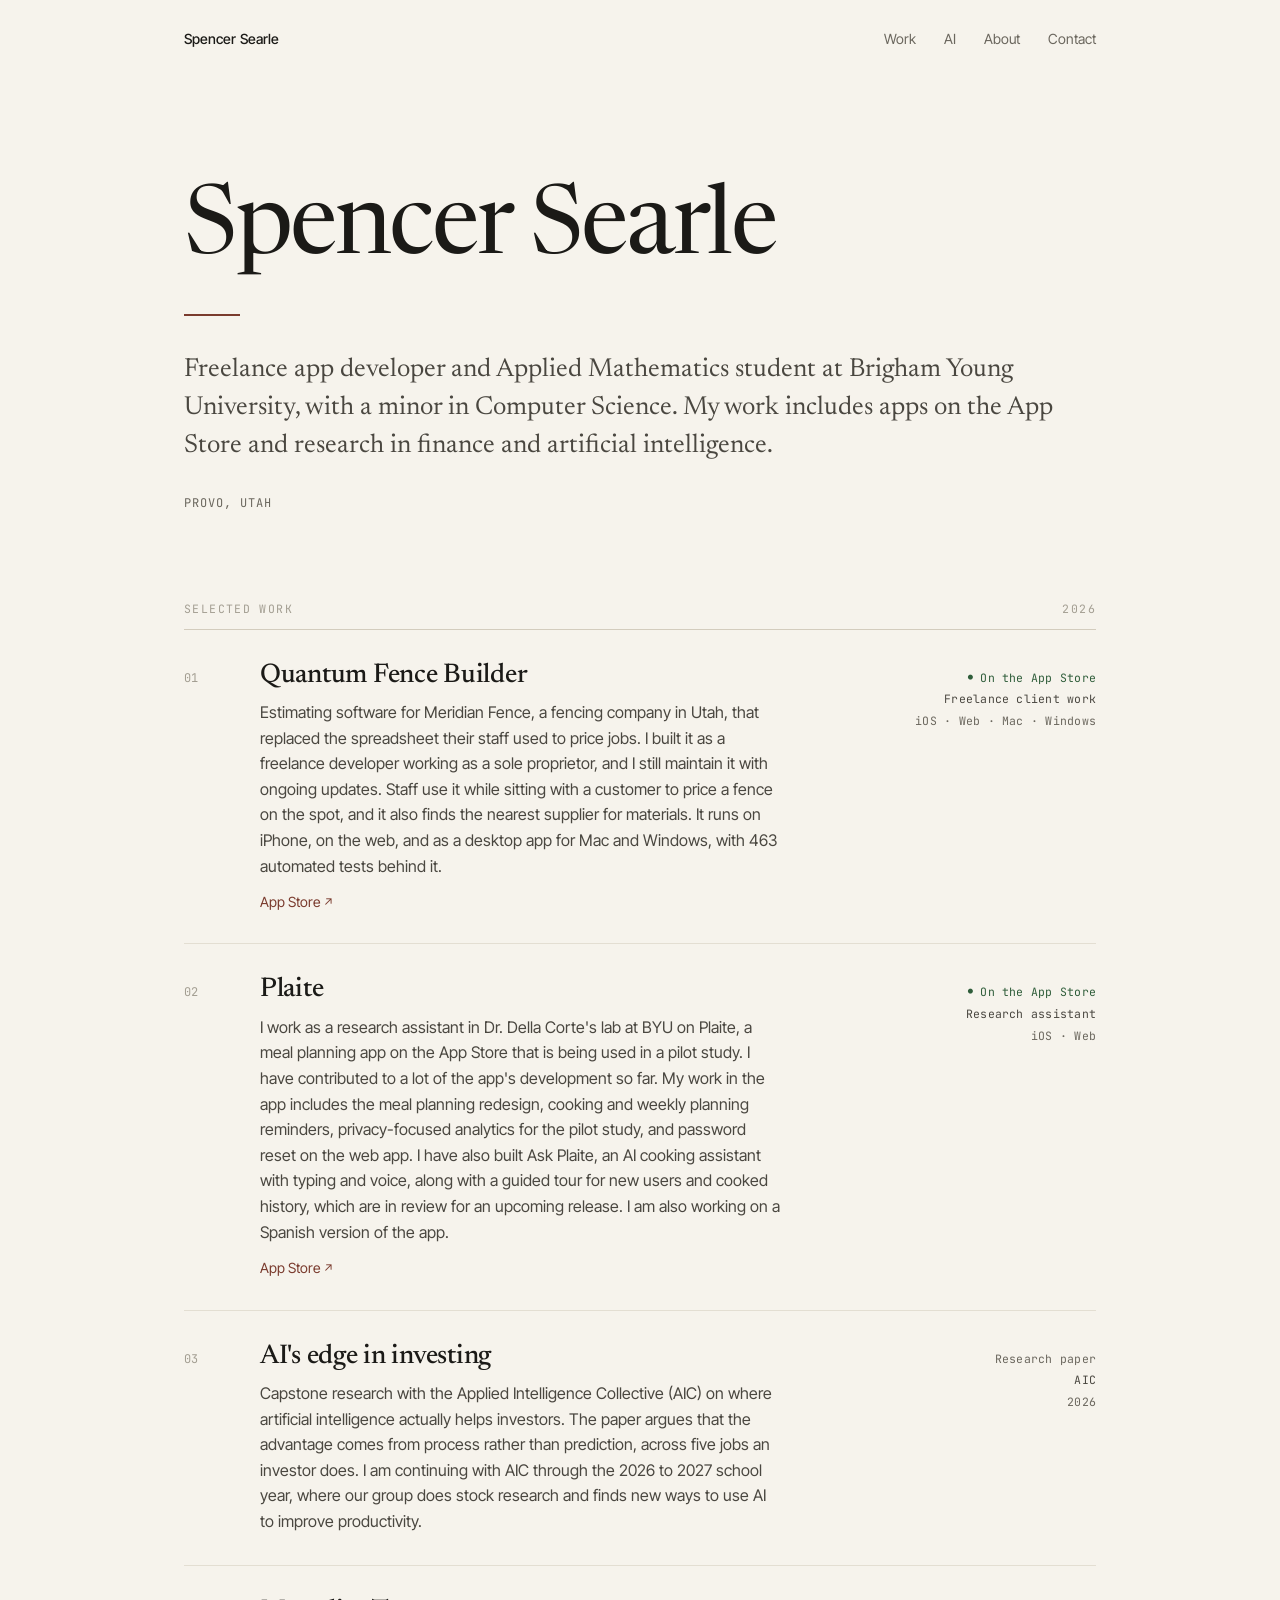
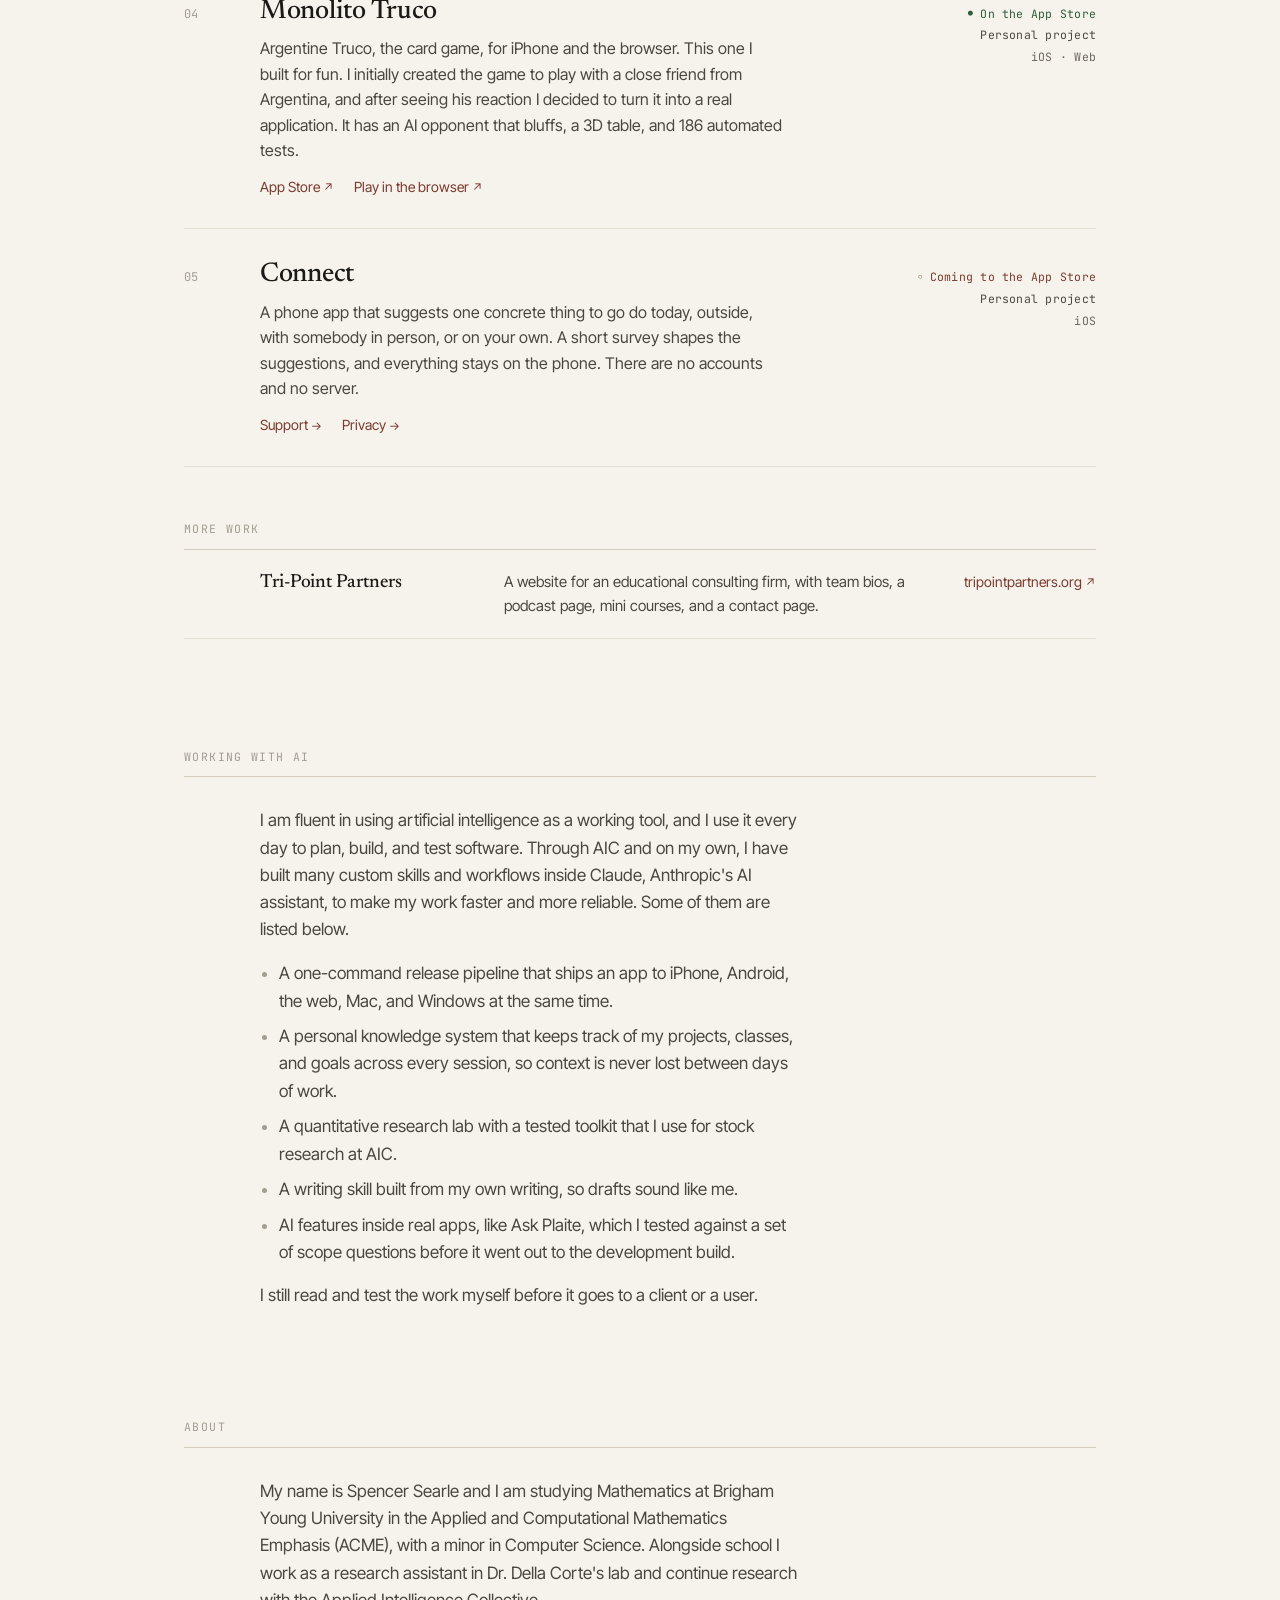
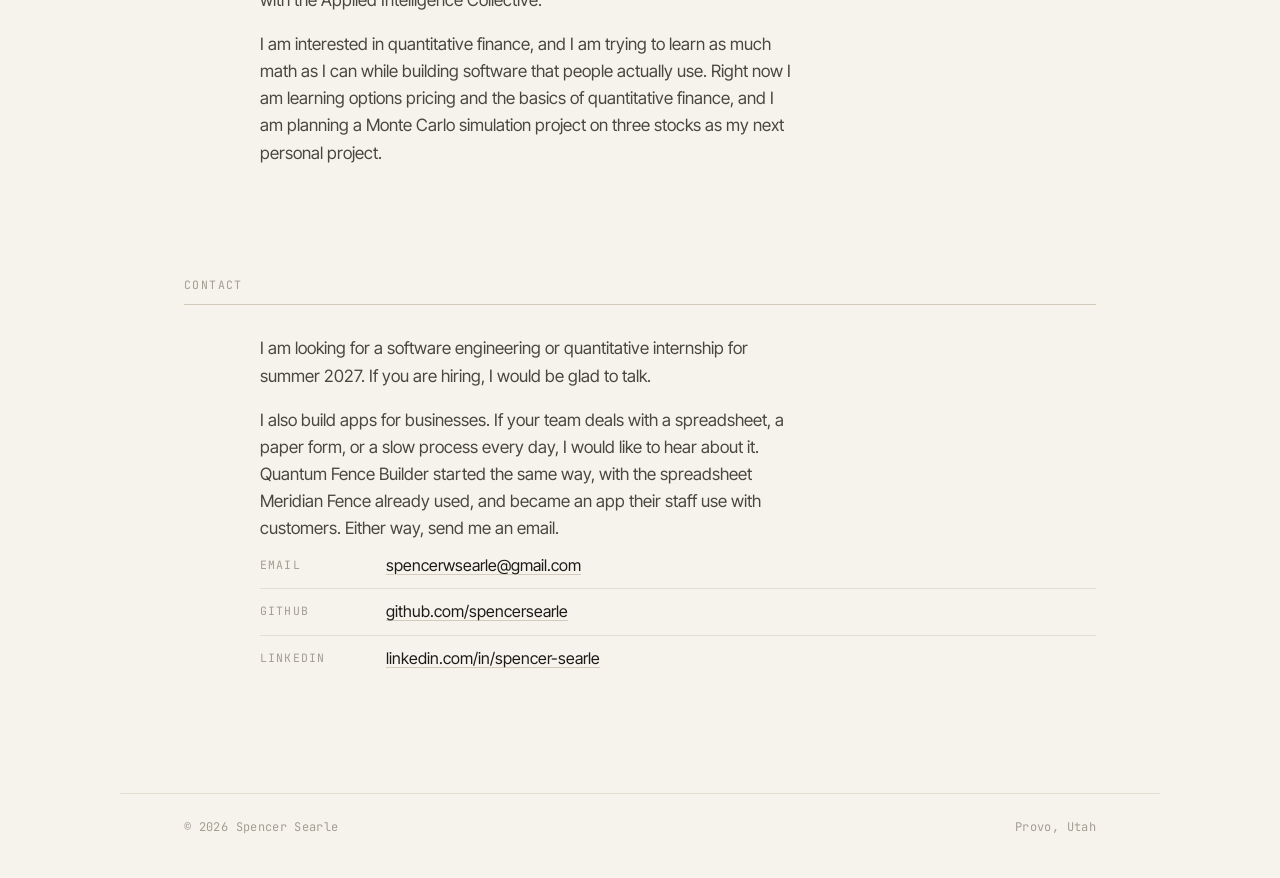
<file: index.html>
<!doctype html>
<html lang="en">
<head>
  <meta charset="utf-8">
  <meta name="viewport" content="width=device-width, initial-scale=1">
  <title>Spencer Searle</title>
  <meta name="description" content="Spencer Searle, app developer and Applied and Computational Mathematics (ACME) student at Brigham Young University. Freelance and research apps on the App Store, built with a strong working knowledge of AI.">
  <meta name="theme-color" content="#F6F3EC" media="(prefers-color-scheme: light)">
  <meta name="theme-color" content="#161512" media="(prefers-color-scheme: dark)">
  <meta property="og:title" content="Spencer Searle">
  <meta property="og:description" content="App developer and Applied and Computational Mathematics student at BYU. Freelance and research apps on the App Store.">
  <meta property="og:type" content="website">
  <meta property="og:url" content="https://spencersearle.github.io/">
  <meta property="og:image" content="https://spencersearle.github.io/assets/og.png">
  <meta property="og:image:width" content="1200">
  <meta property="og:image:height" content="630">
  <meta property="og:image:alt" content="Spencer Searle, app developer and Applied Mathematics student at Brigham Young University">
  <meta name="twitter:card" content="summary_large_image">
  <link rel="icon" href="/assets/favicon.svg" type="image/svg+xml">
  <link rel="preconnect" href="https://fonts.googleapis.com">
  <link rel="preconnect" href="https://fonts.gstatic.com" crossorigin>
  <link href="https://fonts.googleapis.com/css2?family=Inter+Tight:wght@400;500&family=JetBrains+Mono:wght@400&family=Newsreader:opsz,wght@6..72,400;6..72,500&display=swap" rel="stylesheet">
  <link rel="stylesheet" href="/assets/site.css">
</head>
<body>
  <a class="skip" href="#work">Skip to work</a>

  <header class="wrap site-head">
    <a class="name" href="/">Spencer Searle</a>
    <nav aria-label="Primary">
      <a href="#work">Work</a>
      <a href="#ai">AI</a>
      <a href="#about">About</a>
      <a href="#contact">Contact</a>
    </nav>
  </header>

  <main>
    <section class="wrap hero">
      <h1 class="hero-name">Spencer Searle</h1>
      <span class="hero-dash" aria-hidden="true"></span>
      <p class="hero-lede">Freelance app developer and Applied Mathematics student at Brigham Young University, with a minor in Computer Science. My work includes apps on the App Store and research in finance and artificial intelligence.</p>
      <p class="meta-line"><span>Provo, Utah</span></p>
    </section>

    <section class="wrap block" id="work" aria-labelledby="work-h">
      <h2 class="sec-head" id="work-h"><span>Selected work</span><span>2026</span></h2>
      <ol class="work">
        <li>
          <span class="n">01</span>
          <div>
            <h3>Quantum Fence Builder</h3>
            <p>Estimating software for Meridian Fence, a fencing company in Utah, that replaced the spreadsheet their staff used to price jobs. I built it as a freelance developer working as a sole proprietor, and I still maintain it with ongoing updates. Staff use it while sitting with a customer to price a fence on the spot, and it also finds the nearest supplier for materials. It runs on iPhone, on the web, and as a desktop app for Mac and Windows, with 463 automated tests behind it.</p>
            <div class="links">
              <a href="https://apps.apple.com/us/app/quantum-fence-builder/id6800944401">App Store</a>
            </div>
          </div>
          <div class="side"><span class="status live">On the App Store</span><span class="kind">Freelance client work</span>iOS · Web · Mac · Windows</div>
        </li>
        <li>
          <span class="n">02</span>
          <div>
            <h3>Plaite</h3>
            <p>I work as a research assistant in Dr. Della Corte's lab at BYU on Plaite, a meal planning app on the App Store that is being used in a pilot study. I have contributed to a lot of the app's development so far. My work in the app includes the meal planning redesign, cooking and weekly planning reminders, privacy-focused analytics for the pilot study, and password reset on the web app. I have also built Ask Plaite, an AI cooking assistant with typing and voice, along with a guided tour for new users and cooked history, which are in review for an upcoming release. I am also working on a Spanish version of the app.</p>
            <div class="links">
              <a href="https://apps.apple.com/us/app/plaite/id6738847946">App Store</a>
            </div>
          </div>
          <div class="side"><span class="status live">On the App Store</span><span class="kind">Research assistant</span>iOS · Web</div>
        </li>
        <li>
          <span class="n">03</span>
          <div>
            <h3>AI's edge in investing</h3>
            <p>Capstone research with the Applied Intelligence Collective (AIC) on where artificial intelligence actually helps investors. The paper argues that the advantage comes from process rather than prediction, across five jobs an investor does. I am continuing with AIC through the 2026 to 2027 school year, where our group does stock research and finds new ways to use AI to improve productivity.</p>
          </div>
          <div class="side"><span class="status">Research paper</span><span class="kind">AIC</span>2026</div>
        </li>
        <li>
          <span class="n">04</span>
          <div>
            <h3>Monolito Truco</h3>
            <p>Argentine Truco, the card game, for iPhone and the browser. This one I built for fun. I initially created the game to play with a close friend from Argentina, and after seeing his reaction I decided to turn it into a real application. It has an AI opponent that bluffs, a 3D table, and 186 automated tests.</p>
            <div class="links">
              <a href="https://apps.apple.com/us/app/monolito-truco/id6793739346">App Store</a>
              <a href="https://spencersearle.github.io/monolito-truco/">Play in the browser</a>
            </div>
          </div>
          <div class="side"><span class="status live">On the App Store</span><span class="kind">Personal project</span>iOS · Web</div>
        </li>
        <li>
          <span class="n">05</span>
          <div>
            <h3>Connect</h3>
            <p>A phone app that suggests one concrete thing to go do today, outside, with somebody in person, or on your own. A short survey shapes the suggestions, and everything stays on the phone. There are no accounts and no server.</p>
            <div class="links">
              <a href="/connect/support/">Support</a>
              <a href="/connect/privacy/">Privacy</a>
            </div>
          </div>
          <div class="side"><span class="status soon">Coming to the App Store</span><span class="kind">Personal project</span>iOS</div>
        </li>
      </ol>

      <h2 class="sec-head sub-head"><span>More work</span><span></span></h2>
      <ul class="more">
        <li>
          <h3>Tri-Point Partners</h3>
          <p>A website for an educational consulting firm, with team bios, a podcast page, mini courses, and a contact page.</p>
          <a href="https://tripointpartners.org/">tripointpartners.org</a>
        </li>
      </ul>
    </section>

    <section class="wrap block" id="ai" aria-labelledby="ai-h">
      <h2 class="sec-head" id="ai-h"><span>Working with AI</span><span></span></h2>
      <div class="two-col">
        <span class="n"></span>
        <div class="prose">
          <p>I am fluent in using artificial intelligence as a working tool, and I use it every day to plan, build, and test software. Through AIC and on my own, I have built many custom skills and workflows inside Claude, Anthropic's AI assistant, to make my work faster and more reliable. Some of them are listed below.</p>
          <ul class="list">
            <li>A one-command release pipeline that ships an app to iPhone, Android, the web, Mac, and Windows at the same time.</li>
            <li>A personal knowledge system that keeps track of my projects, classes, and goals across every session, so context is never lost between days of work.</li>
            <li>A quantitative research lab with a tested toolkit that I use for stock research at AIC.</li>
            <li>A writing skill built from my own writing, so drafts sound like me.</li>
            <li>AI features inside real apps, like Ask Plaite, which I tested against a set of scope questions before it went out to the development build.</li>
          </ul>
          <p>I still read and test the work myself before it goes to a client or a user.</p>
        </div>
      </div>
    </section>

    <section class="wrap block" id="about" aria-labelledby="about-h">
      <h2 class="sec-head" id="about-h"><span>About</span><span></span></h2>
      <div class="two-col">
        <span class="n"></span>
        <div class="prose">
          <p>My name is Spencer Searle and I am studying Mathematics at Brigham Young University in the Applied and Computational Mathematics Emphasis (ACME), with a minor in Computer Science. Alongside school I work as a research assistant in Dr. Della Corte's lab and continue research with the Applied Intelligence Collective.</p>
          <p>I am interested in quantitative finance, and I am trying to learn as much math as I can while building software that people actually use. Right now I am learning options pricing and the basics of quantitative finance, and I am planning a Monte Carlo simulation project on three stocks as my next personal project.</p>
          <!-- Resume slot. Not linked until Spencer picks the PDF.
          <p><a href="/resume.pdf">Resume (PDF)</a></p>
          -->
        </div>
      </div>
    </section>

    <section class="wrap block" id="contact" aria-labelledby="contact-h">
      <h2 class="sec-head" id="contact-h"><span>Contact</span><span></span></h2>
      <div class="two-col">
        <span class="n"></span>
        <div>
          <div class="prose">
            <p>I am looking for a software engineering or quantitative internship for summer 2027. If you are hiring, I would be glad to talk.</p>
            <p>I also build apps for businesses. If your team deals with a spreadsheet, a paper form, or a slow process every day, I would like to hear about it. Quantum Fence Builder started the same way, with the spreadsheet Meridian Fence already used, and became an app their staff use with customers. Either way, send me an email.</p>
          </div>
          <ul class="contact">
            <li><span class="k">Email</span><a href="mailto:spencerwsearle@gmail.com">spencerwsearle@gmail.com</a></li>
            <li><span class="k">GitHub</span><a href="https://github.com/spencersearle">github.com/spencersearle</a></li>
            <li><span class="k">LinkedIn</span><a href="https://www.linkedin.com/in/spencer-searle-163620233/">linkedin.com/in/spencer-searle</a></li>
          </ul>
        </div>
      </div>
    </section>
  </main>

  <footer class="wrap site-foot">
    <span>© 2026 Spencer Searle</span>
    <span>Provo, Utah</span>
  </footer>
</body>
</html>
</file>
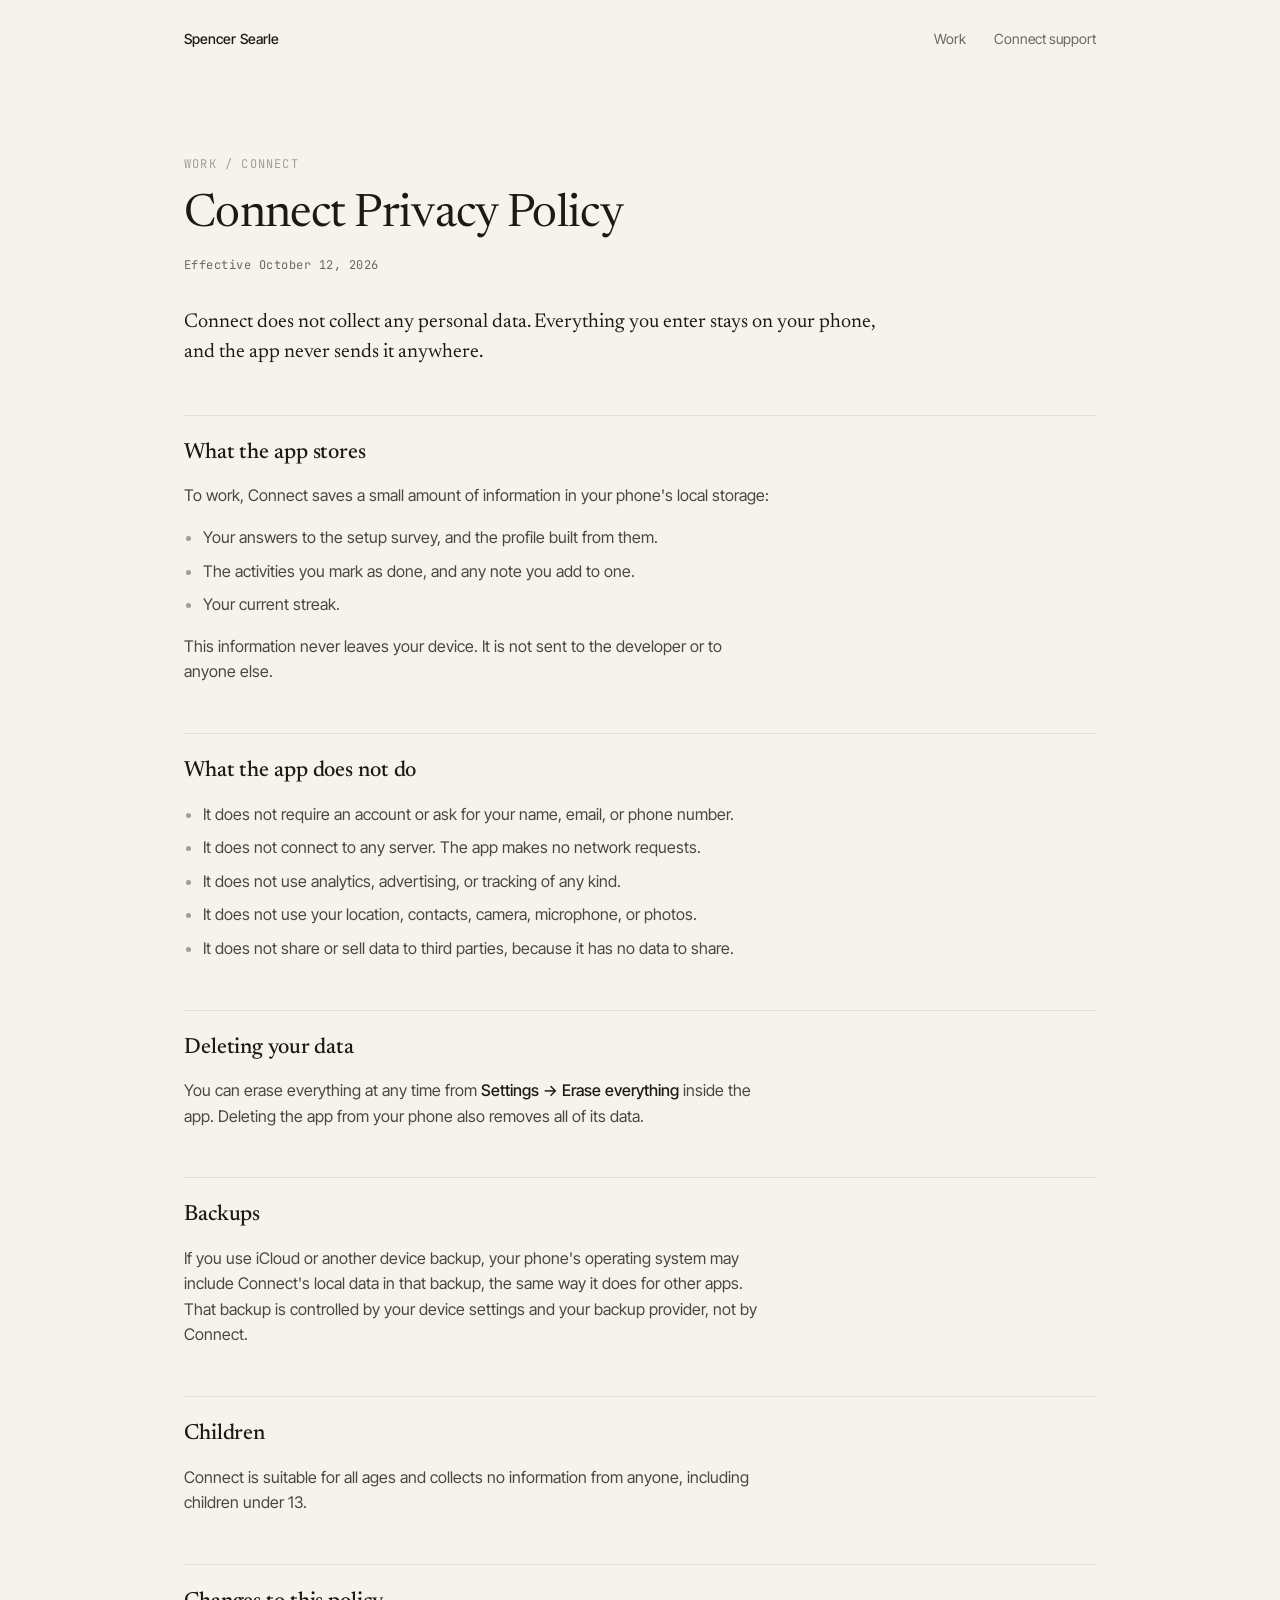
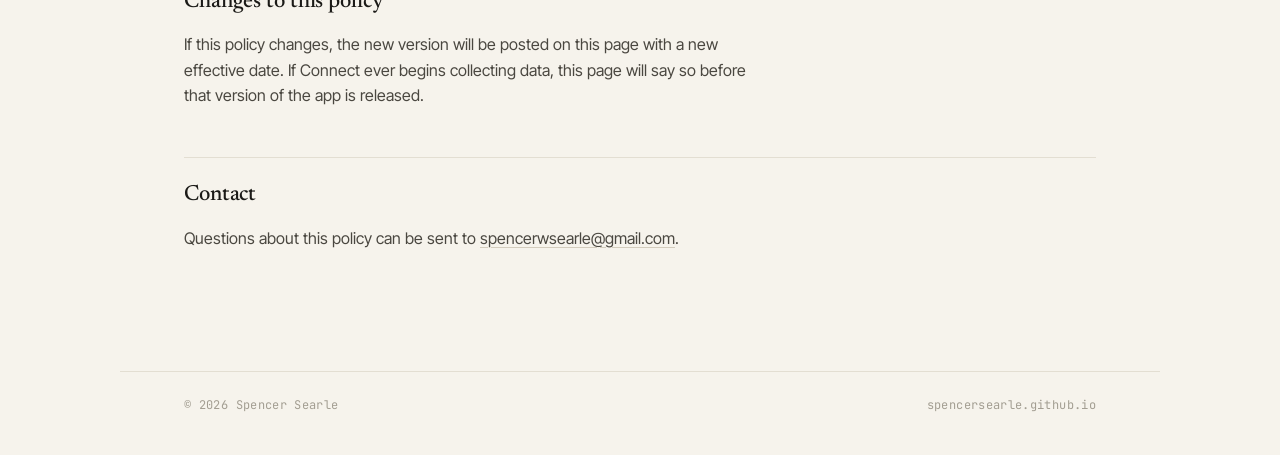
<file: connect/privacy/index.html>
<!doctype html>
<html lang="en">
<head>
  <meta charset="utf-8">
  <meta name="viewport" content="width=device-width, initial-scale=1">
  <title>Connect Privacy Policy</title>
  <meta name="description" content="Privacy policy for the Connect app. Connect collects no data. Everything stays on your phone.">
  <meta name="theme-color" content="#F6F3EC" media="(prefers-color-scheme: light)">
  <meta name="theme-color" content="#161512" media="(prefers-color-scheme: dark)">
  <link rel="icon" href="/assets/favicon.svg" type="image/svg+xml">
  <link rel="preconnect" href="https://fonts.googleapis.com">
  <link rel="preconnect" href="https://fonts.gstatic.com" crossorigin>
  <link href="https://fonts.googleapis.com/css2?family=Inter+Tight:wght@400;500&family=JetBrains+Mono:wght@400&family=Newsreader:opsz,wght@6..72,400;6..72,500&display=swap" rel="stylesheet">
  <link rel="stylesheet" href="/assets/site.css">
</head>
<body>
  <header class="wrap site-head">
    <a class="name" href="/">Spencer Searle</a>
    <nav aria-label="Primary">
      <a href="/#work">Work</a>
      <a href="/connect/support/">Connect support</a>
    </nav>
  </header>

  <main class="wrap doc">
    <p class="crumb"><a href="/#work">Work</a> / Connect</p>
    <h1>Connect Privacy Policy</h1>
    <p class="updated">Effective October 12, 2026</p>

    <p class="lede">Connect does not collect any personal data. Everything you enter stays on your phone, and the app never sends it anywhere.</p>

    <h2>What the app stores</h2>
    <p>To work, Connect saves a small amount of information in your phone's local storage:</p>
    <ul>
      <li>Your answers to the setup survey, and the profile built from them.</li>
      <li>The activities you mark as done, and any note you add to one.</li>
      <li>Your current streak.</li>
    </ul>
    <p>This information never leaves your device. It is not sent to the developer or to anyone else.</p>

    <h2>What the app does not do</h2>
    <ul>
      <li>It does not require an account or ask for your name, email, or phone number.</li>
      <li>It does not connect to any server. The app makes no network requests.</li>
      <li>It does not use analytics, advertising, or tracking of any kind.</li>
      <li>It does not use your location, contacts, camera, microphone, or photos.</li>
      <li>It does not share or sell data to third parties, because it has no data to share.</li>
    </ul>

    <h2>Deleting your data</h2>
    <p>You can erase everything at any time from <strong>Settings → Erase everything</strong> inside the app. Deleting the app from your phone also removes all of its data.</p>

    <h2>Backups</h2>
    <p>If you use iCloud or another device backup, your phone's operating system may include Connect's local data in that backup, the same way it does for other apps. That backup is controlled by your device settings and your backup provider, not by Connect.</p>

    <h2>Children</h2>
    <p>Connect is suitable for all ages and collects no information from anyone, including children under 13.</p>

    <h2>Changes to this policy</h2>
    <p>If this policy changes, the new version will be posted on this page with a new effective date. If Connect ever begins collecting data, this page will say so before that version of the app is released.</p>

    <h2>Contact</h2>
    <p>Questions about this policy can be sent to <a href="mailto:spencerwsearle@gmail.com">spencerwsearle@gmail.com</a>.</p>
  </main>

  <footer class="wrap site-foot">
    <span>© 2026 Spencer Searle</span>
    <a href="/">spencersearle.github.io</a>
  </footer>
</body>
</html>
</file>
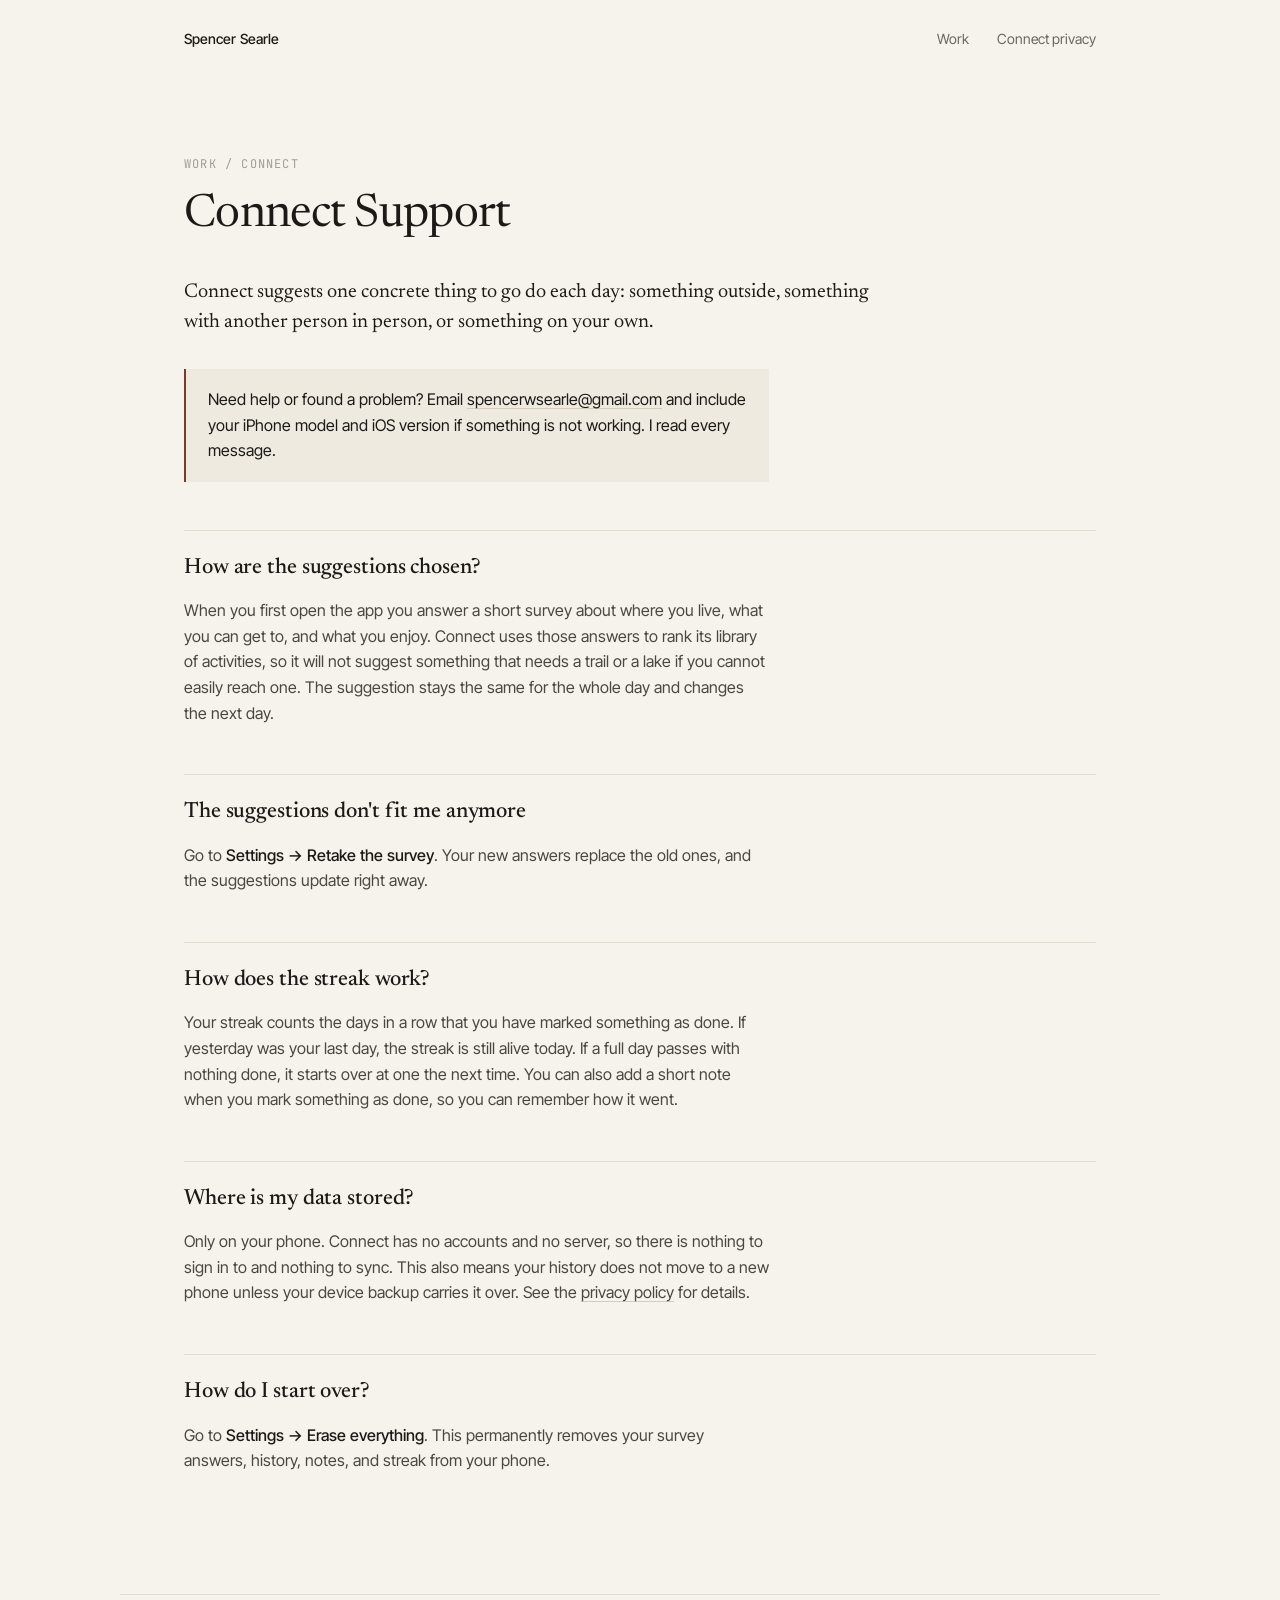
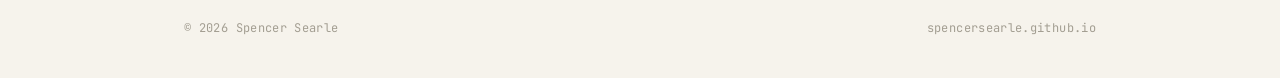
<file: connect/support/index.html>
<!doctype html>
<html lang="en">
<head>
  <meta charset="utf-8">
  <meta name="viewport" content="width=device-width, initial-scale=1">
  <title>Connect Support</title>
  <meta name="description" content="Help and contact for the Connect app.">
  <meta name="theme-color" content="#F6F3EC" media="(prefers-color-scheme: light)">
  <meta name="theme-color" content="#161512" media="(prefers-color-scheme: dark)">
  <link rel="icon" href="/assets/favicon.svg" type="image/svg+xml">
  <link rel="preconnect" href="https://fonts.googleapis.com">
  <link rel="preconnect" href="https://fonts.gstatic.com" crossorigin>
  <link href="https://fonts.googleapis.com/css2?family=Inter+Tight:wght@400;500&family=JetBrains+Mono:wght@400&family=Newsreader:opsz,wght@6..72,400;6..72,500&display=swap" rel="stylesheet">
  <link rel="stylesheet" href="/assets/site.css">
</head>
<body>
  <header class="wrap site-head">
    <a class="name" href="/">Spencer Searle</a>
    <nav aria-label="Primary">
      <a href="/#work">Work</a>
      <a href="/connect/privacy/">Connect privacy</a>
    </nav>
  </header>

  <main class="wrap doc">
    <p class="crumb"><a href="/#work">Work</a> / Connect</p>
    <h1>Connect Support</h1>

    <p class="lede">Connect suggests one concrete thing to go do each day: something outside, something with another person in person, or something on your own.</p>

    <div class="callout">
      <p>Need help or found a problem? Email <a href="mailto:spencerwsearle@gmail.com?subject=Connect%20support">spencerwsearle@gmail.com</a> and include your iPhone model and iOS version if something is not working. I read every message.</p>
    </div>

    <h2>How are the suggestions chosen?</h2>
    <p>When you first open the app you answer a short survey about where you live, what you can get to, and what you enjoy. Connect uses those answers to rank its library of activities, so it will not suggest something that needs a trail or a lake if you cannot easily reach one. The suggestion stays the same for the whole day and changes the next day.</p>

    <h2>The suggestions don't fit me anymore</h2>
    <p>Go to <strong>Settings → Retake the survey</strong>. Your new answers replace the old ones, and the suggestions update right away.</p>

    <h2>How does the streak work?</h2>
    <p>Your streak counts the days in a row that you have marked something as done. If yesterday was your last day, the streak is still alive today. If a full day passes with nothing done, it starts over at one the next time. You can also add a short note when you mark something as done, so you can remember how it went.</p>

    <h2>Where is my data stored?</h2>
    <p>Only on your phone. Connect has no accounts and no server, so there is nothing to sign in to and nothing to sync. This also means your history does not move to a new phone unless your device backup carries it over. See the <a href="/connect/privacy/">privacy policy</a> for details.</p>

    <h2>How do I start over?</h2>
    <p>Go to <strong>Settings → Erase everything</strong>. This permanently removes your survey answers, history, notes, and streak from your phone.</p>
  </main>

  <footer class="wrap site-foot">
    <span>© 2026 Spencer Searle</span>
    <a href="/">spencersearle.github.io</a>
  </footer>
</body>
</html>
</file>
<file: assets/site.css>
/* Editorial direction: warm paper, serif headings, mono metadata.
   One stylesheet for every page on the site. */

:root {
  --paper: #F6F3EC;
  --paper-raised: #EFEAE0;
  --ink: #1B1A17;
  --ink-soft: #4A4740;
  --muted: #6B675E;
  --faint: #A39E92;
  --rule: #E3DED2;
  --rule-strong: #D3CCBD;
  --accent: #7A3B2E;
  --live: #2F5D3A;

  --serif: 'Newsreader', Georgia, 'Times New Roman', serif;
  --sans: 'Inter Tight', -apple-system, BlinkMacSystemFont, 'Segoe UI', sans-serif;
  --mono: 'JetBrains Mono', ui-monospace, 'SF Mono', Menlo, monospace;

  --measure: 1040px;
  --gutter: clamp(20px, 5vw, 64px);

  color-scheme: light;
}

@media (prefers-color-scheme: dark) {
  :root {
    --paper: #161512;
    --paper-raised: #1E1C18;
    --ink: #ECE7DC;
    --ink-soft: #BDB7AA;
    --muted: #8F897C;
    --faint: #66615A;
    --rule: #2A2823;
    --rule-strong: #3A372F;
    --accent: #D9917F;
    --live: #8CC497;
    color-scheme: dark;
  }
}

*, *::before, *::after { box-sizing: border-box; }

html { -webkit-text-size-adjust: 100%; }

body {
  margin: 0;
  background: var(--paper);
  color: var(--ink);
  font: 400 16px/1.6 var(--sans);
  -webkit-font-smoothing: antialiased;
  text-rendering: optimizeLegibility;
}

a { color: inherit; text-decoration-color: var(--rule-strong); text-underline-offset: 3px; text-decoration-thickness: 1px; }
a:hover { text-decoration-color: currentColor; }
a:focus-visible { outline: 2px solid var(--accent); outline-offset: 3px; border-radius: 2px; }

.wrap { max-width: var(--measure); margin: 0 auto; padding: 0 var(--gutter); }

.skip { position: absolute; left: -9999px; }
.skip:focus { left: 16px; top: 16px; background: var(--ink); color: var(--paper); padding: 8px 12px; z-index: 10; }

/* ---------- Header ---------- */

.site-head {
  display: flex; justify-content: space-between; align-items: baseline;
  gap: 24px; padding-top: 28px; padding-bottom: 28px;
  font-size: 14px; color: var(--muted);
}
.site-head .name { color: var(--ink); font-weight: 500; text-decoration: none; letter-spacing: .005em; }
.site-head nav { display: flex; gap: 28px; }
.site-head nav a { text-decoration: none; }
.site-head nav a:hover { color: var(--ink); }

/* ---------- Hero ---------- */

.hero { padding-block: clamp(48px, 10vw, 104px) clamp(56px, 9vw, 88px); }
.hero h1 {
  font: 400 clamp(32px, 5.2vw, 54px)/1.1 var(--serif);
  letter-spacing: -.015em;
  margin: 0;
  max-width: 22ch;
  font-optical-sizing: auto;
}
.hero h1.hero-name {
  font-size: clamp(48px, 9vw, 96px);
  line-height: 1;
  letter-spacing: -.025em;
  max-width: none;
}
.hero-dash {
  display: block;
  width: 56px; height: 2px;
  background: var(--accent);
  margin: clamp(24px, 3.5vw, 36px) 0;
}
.hero-lede {
  font: 400 clamp(20px, 2.4vw, 26px)/1.45 var(--serif);
  color: var(--ink-soft);
  max-width: 34em;
  margin: 0;
}
.meta-line {
  font: 400 12px/1.8 var(--mono);
  letter-spacing: .08em;
  text-transform: uppercase;
  color: var(--muted);
  margin: 28px 0 0;
}
.meta-line span + span::before { content: "·"; margin: 0 .9em; color: var(--faint); }

/* ---------- Section heading ---------- */

.sec-head {
  display: flex; justify-content: space-between;
  font: 400 11.5px/1 var(--mono);
  letter-spacing: .12em; text-transform: uppercase;
  color: var(--faint);
  padding-bottom: 14px;
  border-bottom: 1px solid var(--rule-strong);
  margin: 0;
}

/* ---------- Work index ---------- */

.work { list-style: none; margin: 0 0 clamp(72px, 10vw, 112px); padding: 0; }
.work li {
  display: grid;
  grid-template-columns: 52px minmax(0, 1fr) 210px;
  gap: 24px;
  padding: 30px 0;
  border-bottom: 1px solid var(--rule);
  align-items: baseline;
}
.work .n { font: 400 12px/1 var(--mono); color: var(--faint); padding-top: 4px; }
.work h3 {
  font: 500 clamp(22px, 2.6vw, 27px)/1.2 var(--serif);
  letter-spacing: -.01em;
  margin: 0 0 8px;
}
.work p { margin: 0; color: var(--ink-soft); max-width: 58ch; }
.work .links { margin-top: 12px; display: flex; flex-wrap: wrap; gap: 6px 20px; font-size: 14px; }
.work .links a { color: var(--accent); text-decoration: none; }
.work .links a:hover { text-decoration: underline; }
.work .links a::after { content: " ↗"; font-size: .85em; }
.work .links a[href^="/"]::after, .work .links a[href^="#"]::after { content: " →"; }

.side { text-align: right; font: 400 11.5px/1.9 var(--mono); color: var(--muted); letter-spacing: .02em; }
.status { display: block; }
.status.live { color: var(--live); }
.status.live::before { content: "●"; font-size: 8px; margin-right: 7px; vertical-align: 2px; }
.status.soon { color: var(--accent); }
.status.soon::before { content: "○"; font-size: 8px; margin-right: 7px; vertical-align: 2px; }

.kind { display: block; color: var(--ink-soft); }

/* ---------- More work (compact list) ---------- */

.work:not(:last-child) { margin-bottom: 56px; }
.sub-head { margin-top: 0; }
.more { list-style: none; margin: 0; padding: 0; }
.more li {
  display: grid;
  grid-template-columns: 52px 220px minmax(0, 1fr) auto;
  gap: 24px;
  padding: 20px 0;
  border-bottom: 1px solid var(--rule);
  align-items: baseline;
}
.more li::before { content: ""; }
.more h3 { font: 500 19px/1.3 var(--serif); margin: 0; letter-spacing: -.005em; }
.more p { margin: 0; color: var(--ink-soft); font-size: 15px; }
.more a { color: var(--accent); text-decoration: none; font-size: 14px; white-space: nowrap; }
.more a:hover { text-decoration: underline; }
.more a::after { content: " ↗"; font-size: .85em; }

.prose .list { margin: 0 0 1em; padding-left: 1.2em; }
.prose .list li { color: var(--ink-soft); font-size: 17px; margin-bottom: .5em; }
.prose .list li::marker { color: var(--faint); }
.contact { margin-top: 24px; }

/* ---------- About & contact ---------- */

.two-col {
  display: grid; grid-template-columns: 52px minmax(0, 1fr); gap: 24px;
  padding: 30px 0 0;
}
.two-col .prose { max-width: 60ch; }
.prose p { margin: 0 0 1em; color: var(--ink-soft); font-size: 17px; }
.prose p:last-child { margin-bottom: 0; }

section + section { margin-top: 0; }
.block { margin-bottom: clamp(72px, 10vw, 112px); }

.contact { list-style: none; margin: 0; padding: 0; }
.contact li { display: grid; grid-template-columns: 110px 1fr; gap: 16px; padding: 10px 0; border-bottom: 1px solid var(--rule); }
.contact li:last-child { border-bottom: 0; }
.contact .k { font: 400 11.5px/2 var(--mono); letter-spacing: .1em; text-transform: uppercase; color: var(--faint); }

/* ---------- Footer ---------- */

.site-foot {
  border-top: 1px solid var(--rule);
  padding-top: 24px; padding-bottom: 40px;
  display: flex; justify-content: space-between; gap: 16px; flex-wrap: wrap;
  font: 400 12px/1.6 var(--mono); color: var(--faint); letter-spacing: .03em;
}
.site-foot a { text-decoration: none; }
.site-foot a:hover { color: var(--ink); }

/* ---------- Document pages (privacy, support) ---------- */

.doc { padding-block: clamp(40px, 8vw, 80px) clamp(64px, 10vw, 104px); }
.doc .crumb { font: 400 12px/1 var(--mono); letter-spacing: .1em; text-transform: uppercase; color: var(--faint); margin: 0 0 20px; }
.doc .crumb a { text-decoration: none; }
.doc .crumb a:hover { color: var(--ink); }
.doc h1 { font: 400 clamp(32px, 5vw, 46px)/1.1 var(--serif); letter-spacing: -.015em; margin: 0; }
.doc .updated { font: 400 12px/1 var(--mono); color: var(--muted); letter-spacing: .04em; margin: 18px 0 0; }
.doc .lede { font: 400 20px/1.5 var(--serif); color: var(--ink); max-width: 36em; margin: 36px 0 0; }
.doc h2 {
  font: 500 22px/1.25 var(--serif); letter-spacing: -.005em;
  margin: 48px 0 12px; padding-top: 24px; border-top: 1px solid var(--rule);
}
.doc p, .doc li { color: var(--ink-soft); max-width: 65ch; }
.doc ul { padding-left: 1.2em; }
.doc li { margin-bottom: .5em; }
.doc li::marker { color: var(--faint); }
.doc strong { color: var(--ink); font-weight: 500; }
.doc .callout {
  background: var(--paper-raised); border-left: 2px solid var(--accent);
  padding: 18px 22px; margin: 32px 0 0; max-width: 65ch;
}
.doc .callout p { margin: 0; color: var(--ink); }

/* ---------- Small screens ---------- */

@media (max-width: 720px) {
  .site-head nav { gap: 18px; }
  .work li { grid-template-columns: 1fr; gap: 6px; padding: 26px 0; }
  .work .n { padding: 0 0 4px; }
  .side { text-align: left; display: flex; flex-wrap: wrap; gap: 0 18px; margin-top: 10px; }
  .side .status, .side .kind { display: inline; }
  .more li { grid-template-columns: 1fr; gap: 6px; }
  .more li::before { display: none; }
  .two-col { grid-template-columns: 1fr; gap: 0; }
  .two-col > .n { display: none; }
  .contact li { grid-template-columns: 84px 1fr; }
  .meta-line span { display: inline-block; }
}

@media (max-width: 420px) {
  .site-head { flex-direction: column; gap: 10px; }
  .meta-line span + span::before { content: none; }
  .meta-line span { display: block; }
}

@media (prefers-reduced-motion: no-preference) {
  a { transition: color .15s, text-decoration-color .15s; }
}
</file>
